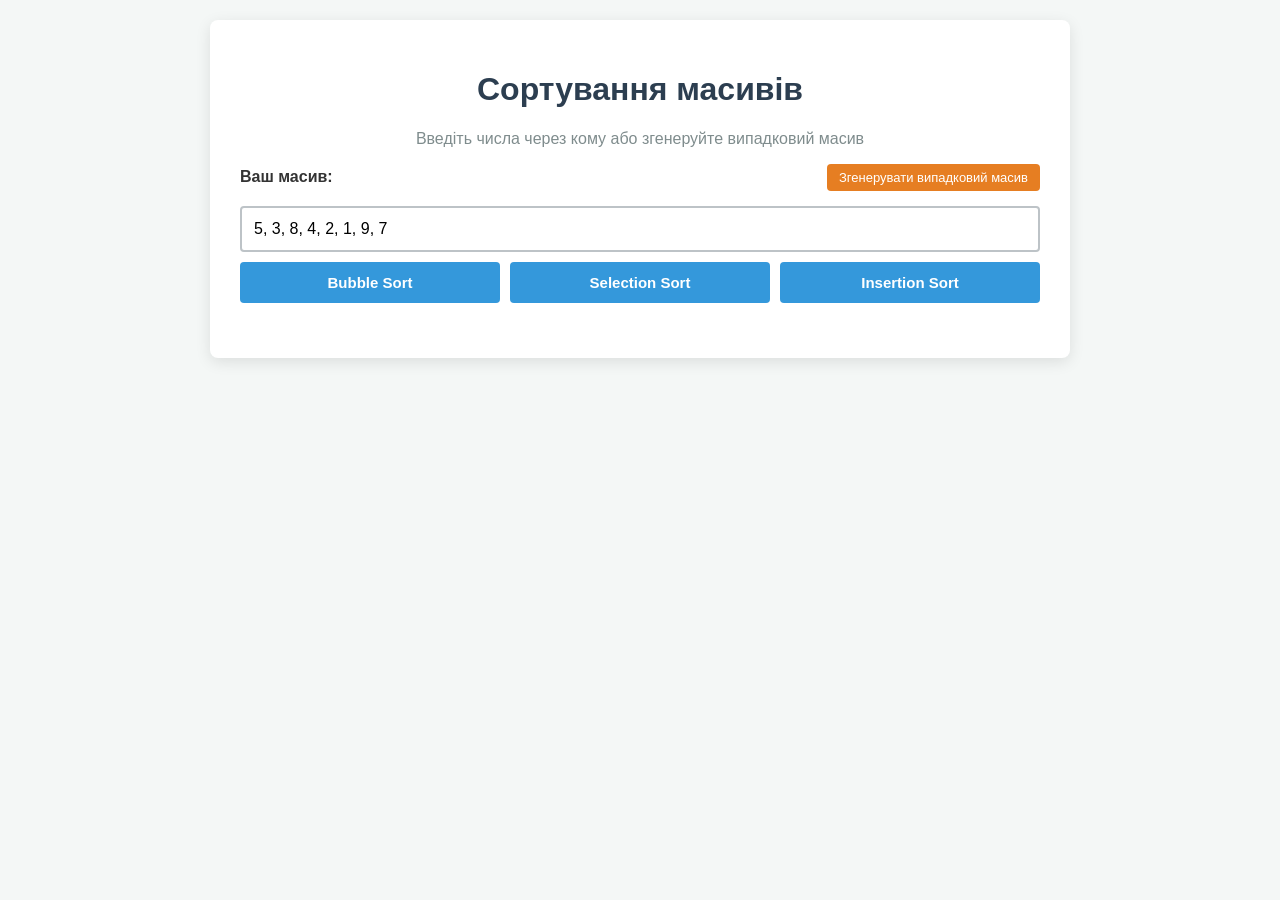
<file: algoSort/index.html>
<!DOCTYPE html>
<html lang="uk">
<head>
    <meta charset="UTF-8">
    <meta name="viewport" content="width=device-width, initial-scale=1.0">
    <title>Візуалізатор Алгоритмів Сортування</title>
    <link rel="stylesheet" href="style.css">
</head>
<body>

<div class="container">
    <h1>Сортування масивів</h1>
    <p class="subtitle">Введіть числа через кому або згенеруйте випадковий масив</p>

    <div class="input-section">
        <div class="generator-controls">
            <label for="arrayInput"><strong>Ваш масив:</strong></label>
            <button onclick="generateRandomArray()" class="btn-secondary">Згенерувати випадковий масив</button>
        </div>
        
        <input type="text" id="arrayInput" value="5, 3, 8, 4, 2, 1, 9, 7">
        
        <div class="buttons-grid">
            <button onclick="runSort('bubble')">Bubble Sort</button>
            <button onclick="runSort('selection')">Selection Sort</button>
            <button onclick="runSort('insertion')">Insertion Sort</button>
        </div>
    </div>

    <div id="resultContainer" class="result-box" style="display: none;">
        <h3 id="algorithmName">Алгоритм</h3>
        <p><strong>Початковий масив:</strong> <span id="initialArray"></span></p>
        <p><strong>Відсортований масив:</strong> <span id="sortedArray" class="success-text"></span></p>
        <p><strong>Лог виконання (покроково):</strong></p>
        <div id="stepsLog" class="steps"></div>
    </div>
</div>

<script src="script.js"></script>
</body>
</html>
</file>
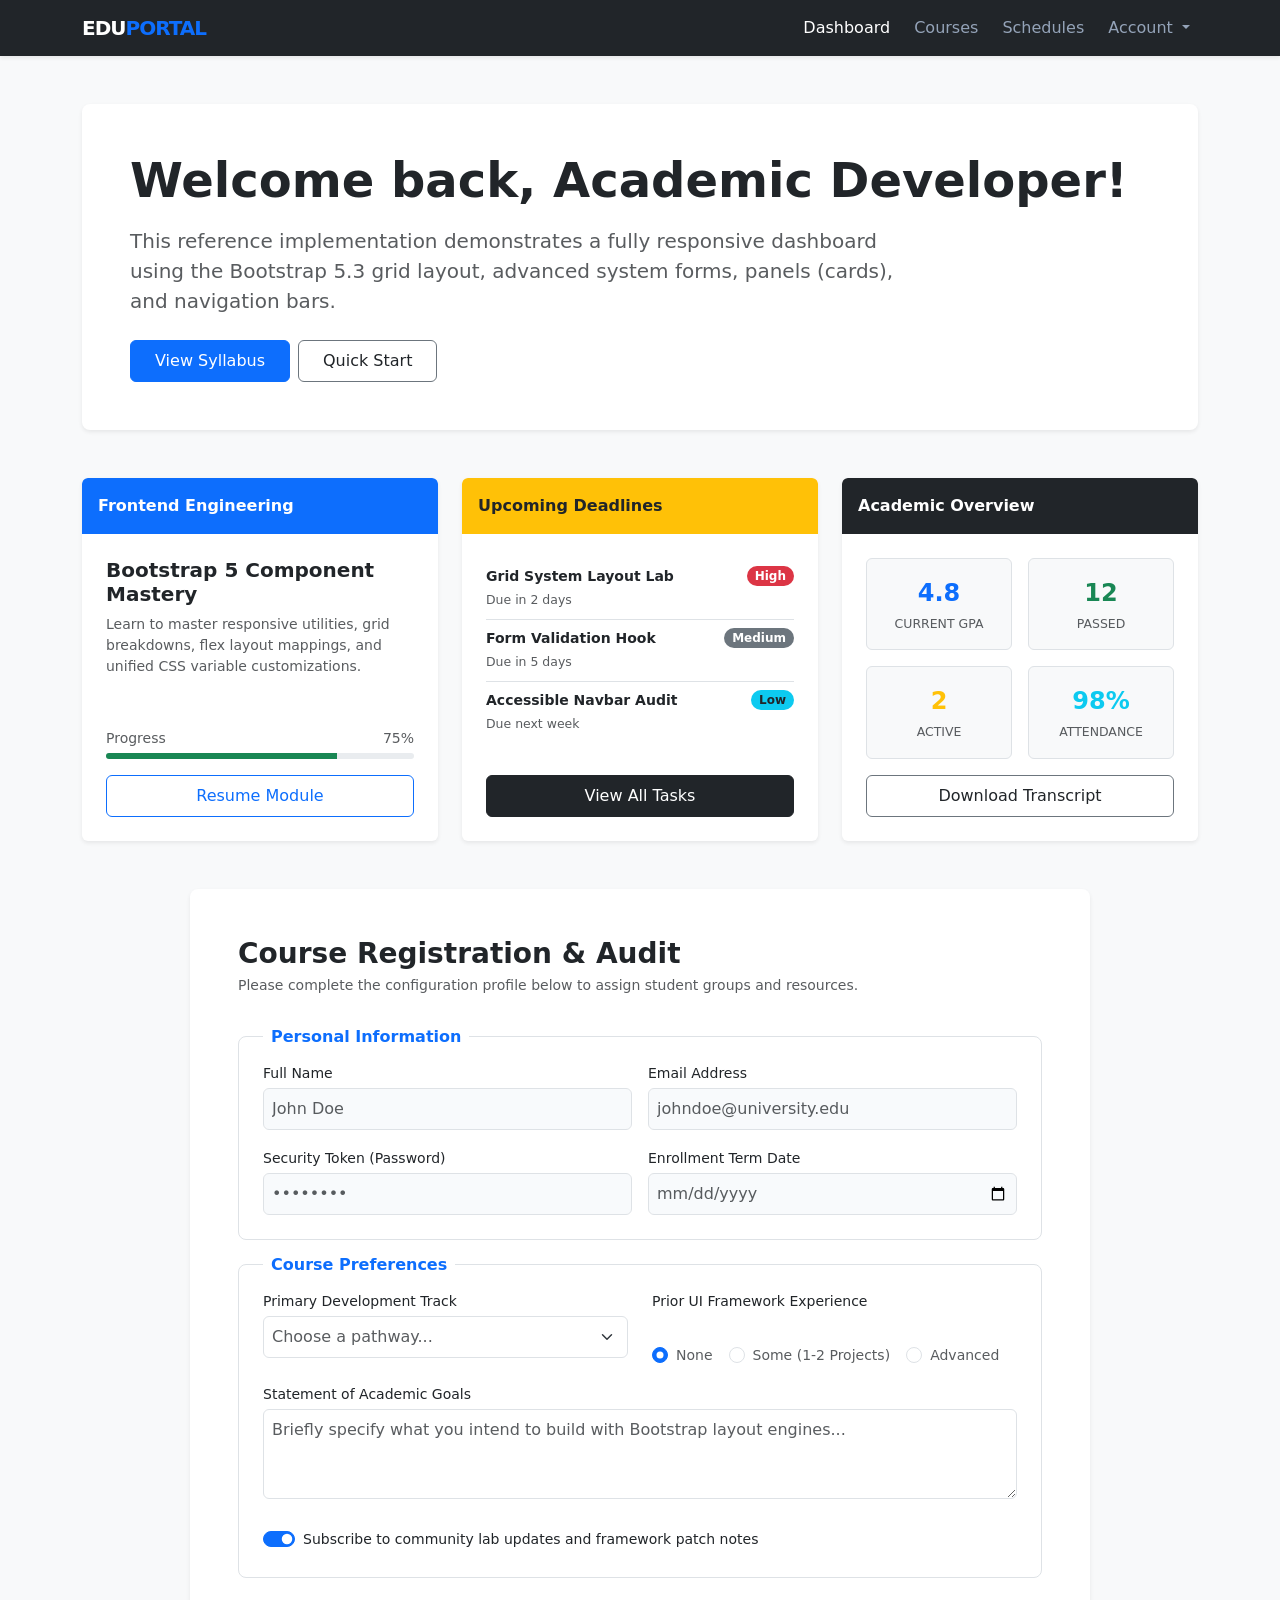
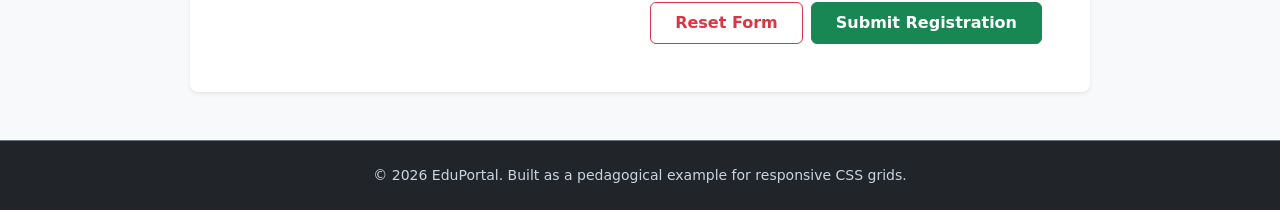
<file: bootstrap-design/index.html>
<!DOCTYPE html>
<html lang="uk">
<head>
    <meta charset="UTF-8">
    <meta name="viewport" content="width=device-width, initial-scale=1.0">
    <title>EduPortal Dashboard</title>
    <link href="https://cdn.jsdelivr.net/npm/bootstrap@5.3.3/dist/css/bootstrap.min.css" rel="stylesheet">
    <link rel="stylesheet" href="style.css">
</head>
<body class="bg-light d-flex flex-column min-vh-100">

    <nav class="navbar navbar-expand-md navbar-dark bg-dark shadow-sm">
        <div class="container">
            <a class="navbar-brand fw-bold tracking-tight text-white" href="#">EDU<span class="text-primary">PORTAL</span></a>
            <button class="navbar-toggler" type="button" data-bs-toggle="collapse" data-bs-target="#topNavbar" aria-controls="topNavbar" aria-expanded="false" aria-label="Toggle navigation">
                <span class="navbar-toggler-icon"></span>
            </button>
            <div class="collapse navbar-collapse justify-content-end" id="topNavbar">
                <ul class="navbar-nav gap-2">
                    <li class="nav-item"><a class="nav-link active text-white small" href="#">Dashboard</a></li>
                    <li class="nav-item"><a class="nav-link text-secondary-text small" href="#">Courses</a></li>
                    <li class="nav-item"><a class="nav-link text-secondary-text small" href="#">Schedules</a></li>
                    
                    <li class="nav-item dropdown">
                        <a class="nav-link text-secondary-text small dropdown-toggle" href="#" id="accountDropdown" role="button" data-bs-toggle="dropdown" aria-expanded="false">
                            Account
                        </a>
                        <ul class="dropdown-menu dropdown-menu-end bg-dark border-secondary shadow" aria-labelledby="accountDropdown">
                            <li><a class="dropdown-item text-white small" href="#">Profile</a></li>
                            <li><a class="dropdown-item text-white small" href="#">Settings</a></li>
                            <li><hr class="dropdown-divider border-secondary"></li>
                            <li><a class="dropdown-item text-danger small" href="#">Log Out</a></li>
                        </ul>
                    </li>
                </ul>
            </div>
        </div>
    </nav>

    <main class="container my-5 flex-grow-1">
        
        <section class="card border-0 shadow-sm p-4 p-md-5 mb-5 bg-white rounded-3">
            <h1 class="display-5 fw-bold text-dark mb-3">Welcome back, Academic Developer!</h1>
            <p class="text-muted fs-5 col-lg-9 p-0 mb-4">
                This reference implementation demonstrates a fully responsive dashboard using the Bootstrap 5.3 grid layout, advanced system forms, panels (cards), and navigation bars.
            </p>
            <div class="d-flex gap-2">
                <a href="#" class="btn btn-primary px-4 py-2 fw-medium">View Syllabus</a>
                <a href="#" class="btn btn-outline-secondary px-4 py-2 fw-medium text-dark bg-white">Quick Start</a>
            </div>
        </section>

        <div class="row g-4 mb-5">
            
            <div class="col-12 col-md-6 col-lg-4">
                <div class="card h-100 border-0 shadow-sm overflow-hidden">
                    <div class="card-header bg-primary text-white py-3 fw-bold">Frontend Engineering</div>
                    <div class="card-body p-4 d-flex flex-column justify-content-between">
                        <div>
                            <h3 class="h5 fw-bold text-dark mb-2">Bootstrap 5 Component Mastery</h3>
                            <p class="text-muted small lh-base mb-4">Learn to master responsive utilities, grid breakdowns, flex layout mappings, and unified CSS variable customizations.</p>
                        </div>
                        <div>
                            <div class="d-flex justify-content-between text-muted small mb-1">
                                <span>Progress</span>
                                <span>75%</span>
                            </div>
                            <div class="progress mb-3" style="height: 6px;">
                                <div class="progress-bar bg-success" style="width: 75%"></div>
                            </div>
                            <a href="#" class="btn btn-outline-primary w-100 py-2 small fw-medium bg-white">Resume Module</a>
                        </div>
                    </div>
                </div>
            </div>

            <div class="col-12 col-md-6 col-lg-4">
                <div class="card h-100 border-0 shadow-sm overflow-hidden">
                    <div class="card-header bg-warning text-dark py-3 fw-bold">Upcoming Deadlines</div>
                    <div class="card-body p-4 d-flex flex-column justify-content-between">
                        <ul class="list-group list-group-flush w-100">
                            <li class="list-group-item px-0 py-2 d-flex justify-content-between align-items-start border-0 border-bottom">
                                <div>
                                    <div class="fw-bold text-dark small">Grid System Layout Lab</div>
                                    <span class="text-muted text-mini">Due in 2 days</span>
                                </div>
                                <span class="badge bg-danger rounded-pill px-2">High</span>
                            </li>
                            <li class="list-group-item px-0 py-2 d-flex justify-content-between align-items-start border-0 border-bottom">
                                <div>
                                    <div class="fw-bold text-dark small">Form Validation Hook</div>
                                    <span class="text-muted text-mini">Due in 5 days</span>
                                </div>
                                <span class="badge bg-secondary rounded-pill px-2">Medium</span>
                            </li>
                            <li class="list-group-item px-0 py-2 d-flex justify-content-between align-items-start border-0">
                                <div>
                                    <div class="fw-bold text-dark small">Accessible Navbar Audit</div>
                                    <span class="text-muted text-mini">Due next week</span>
                                </div>
                                <span class="badge bg-info text-dark rounded-pill px-2">Low</span>
                            </li>
                        </ul>
                        <a href="#" class="btn btn-dark w-100 py-2 small fw-medium mt-3">View All Tasks</a>
                    </div>
                </div>
            </div>

            <div class="col-12 col-lg-4">
                <div class="card h-100 border-0 shadow-sm overflow-hidden">
                    <div class="card-header bg-dark text-white py-3 fw-bold">Academic Overview</div>
                    <div class="card-body p-4 d-flex flex-column justify-content-between">
                        <div class="row g-3 text-center mb-3">
                            <div class="col-6">
                                <div class="bg-light p-3 border rounded-2">
                                    <div class="fs-4 fw-bold text-primary">4.8</div>
                                    <div class="text-muted text-mini text-uppercase fw-medium mt-1">Current GPA</div>
                                </div>
                            </div>
                            <div class="col-6">
                                <div class="bg-light p-3 border rounded-2">
                                    <div class="fs-4 fw-bold text-success">12</div>
                                    <div class="text-muted text-mini text-uppercase fw-medium mt-1">Passed</div>
                                </div>
                            </div>
                            <div class="col-6">
                                <div class="bg-light p-3 border rounded-2">
                                    <div class="fs-4 fw-bold text-warning">2</div>
                                    <div class="text-muted text-mini text-uppercase fw-medium mt-1">Active</div>
                                </div>
                            </div>
                            <div class="col-6">
                                <div class="bg-light p-3 border rounded-2">
                                    <div class="fs-4 fw-bold text-info">98%</div>
                                    <div class="text-muted text-mini text-uppercase fw-medium mt-1">Attendance</div>
                                </div>
                            </div>
                        </div>
                        <a href="#" class="btn btn-outline-secondary text-dark bg-white w-100 py-2 small fw-medium">Download Transcript</a>
                    </div>
                </div>
            </div>

        </div>

        <section class="card border-0 shadow-sm p-4 p-md-5 bg-white rounded-3 mx-auto" style="max-width: 900px;">
            <div class="mb-4">
                <h2 class="h3 fw-bold text-dark mb-1">Course Registration & Audit</h2>
                <p class="text-muted small">Please complete the configuration profile below to assign student groups and resources.</p>
            </div>
            
            <form>
                <fieldset class="border rounded-3 p-4 mb-4 position-relative pt-4 bg-white">
                    <legend class="float-none w-auto px-2 fs-6 fw-bold text-primary position-absolute top-0 start-0 translate-middle-y ms-4 bg-white">Personal Information</legend>
                    
                    <div class="row g-3">
                        <div class="col-12 col-md-6">
                            <label class="form-label text-dark small fw-medium mb-1">Full Name</label>
                            <input type="text" class="form-content-input form-control p-2 small text-muted" value="John Doe">
                        </div>
                        <div class="col-12 col-md-6">
                            <label class="form-label text-dark small fw-medium mb-1">Email Address</label>
                            <input type="email" class="form-content-input form-control p-2 small text-muted" value="johndoe@university.edu">
                        </div>
                        <div class="col-12 col-md-6">
                            <label class="form-label text-dark small fw-medium mb-1">Security Token (Password)</label>
                            <input type="password" class="form-content-input form-control p-2 small text-muted" value="********">
                        </div>
                        <div class="col-12 col-md-6">
                            <label class="form-label text-dark small fw-medium mb-1">Enrollment Term Date</label>
                            <input type="date" class="form-content-input form-control p-2 small text-muted">
                        </div>
                    </div>
                </fieldset>

                <fieldset class="border rounded-3 p-4 mb-4 position-relative pt-4 bg-white">
                    <legend class="float-none w-auto px-2 fs-6 fw-bold text-primary position-absolute top-0 start-0 translate-middle-y ms-4 bg-white">Course Preferences</legend>
                    
                    <div class="row g-4">
                        <div class="col-12 col-md-6">
                            <label class="form-label text-dark small fw-medium mb-1">Primary Development Track</label>
                            <select class="form-select p-2 small text-muted">
                                <option selected>Choose a pathway...</option>
                                <option value="1">Frontend Development</option>
                                <option value="2">Backend Engineering</option>
                                <option value="3">Data Science</option>
                            </select>
                        </div>
                        <div class="col-12 col-md-6">
                            <label class="form-label text-dark small fw-medium mb-1">Prior UI Framework Experience</label>
                            <div class="d-flex flex-wrap gap-3 mt-1 align-items-center h-100 pt-1">
                                <div class="form-check">
                                    <input class="form-check-input" type="radio" name="xp" id="xpNone" checked>
                                    <label class="form-check-label text-muted small" for="xpNone">None</label>
                                </div>
                                <div class="form-check">
                                    <input class="form-check-input" type="radio" name="xp" id="xpSome">
                                    <label class="form-check-label text-muted small" for="xpSome">Some (1-2 Projects)</label>
                                </div>
                                <div class="form-check">
                                    <input class="form-check-input" type="radio" name="xp" id="xpAdvanced">
                                    <label class="form-check-label text-muted small" for="xpAdvanced">Advanced</label>
                                </div>
                            </div>
                        </div>
                        <div class="col-12">
                            <label class="form-label text-dark small fw-medium mb-1">Statement of Academic Goals</label>
                            <textarea class="form-control text-muted small p-2" rows="3" placeholder="Briefly specify what you intend to build with Bootstrap layout engines..."></textarea>
                        </div>
                        <div class="col-12">
                            <div class="form-check form-switch mt-1">
                                <input class="form-check-input" type="checkbox" id="switchLab" checked>
                                <label class="form-check-label text-dark small fw-medium" for="switchLab">Subscribe to community lab updates and framework patch notes</label>
                            </div>
                        </div>
                    </div>
                </fieldset>

                <div class="d-flex justify-content-end gap-2 mt-4">
                    <button type="reset" class="btn btn-outline-danger px-4 py-2 fw-semibold fs-6 bg-white">Reset Form</button>
                    <button type="submit" class="btn btn-success px-4 py-2 fw-semibold fs-6">Submit Registration</button>
                </div>
            </form>
        </section>

    </main>

    <footer class="bg-dark text-white-50 py-4 mt-auto border-top border-secondary">
        <div class="container text-center">
            <p class="mb-0 small">&copy; 2026 EduPortal. Built as a pedagogical example for responsive CSS grids.</p>
        </div>
    </footer>

    <script src="https://cdn.jsdelivr.net/npm/bootstrap@5.3.3/dist/js/bootstrap.bundle.min.js"></script>
</body>
</html>
</file>
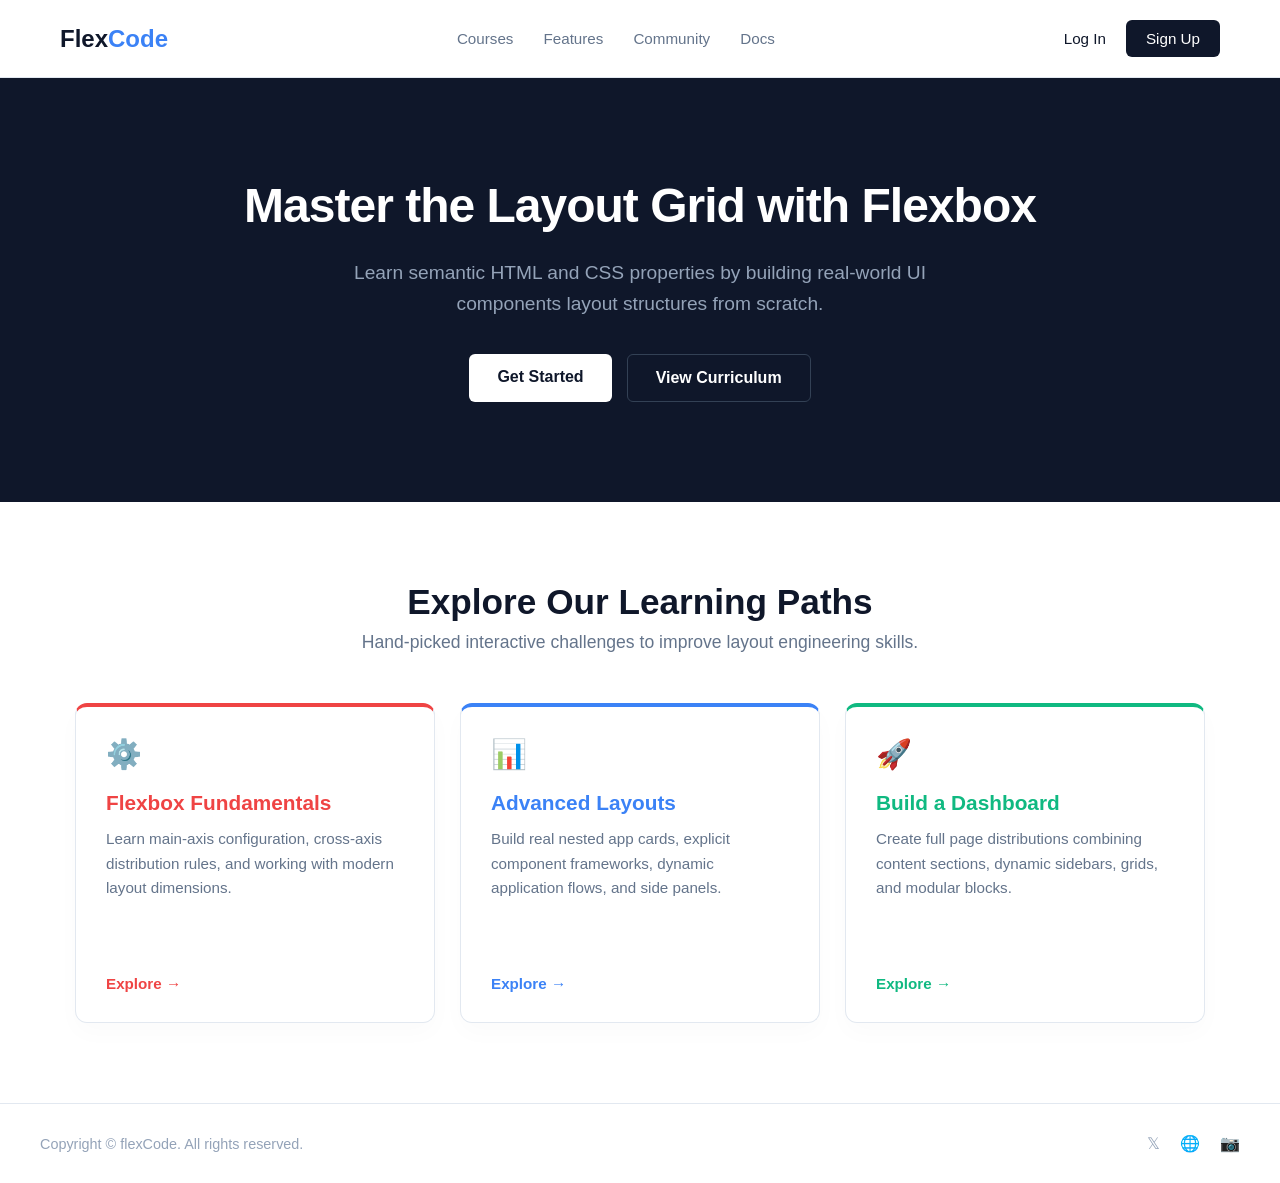
<file: flex-design/index.html>
<!DOCTYPE html>
<html lang="uk">
<head>
    <meta charset="UTF-8">
    <meta name="viewport" content="width=device-width, initial-scale=1.0">
    <title>FlexCode - Master the Layout Grid with Flexbox</title>
    <link rel="stylesheet" href="style.css">
</head>
<body>

    <header class="main-header">
        <div class="header-container">
            <div class="logo">Flex<span>Code</span></div>
            <nav class="nav-menu">
                <ul>
                    <li><a href="#">Courses</a></li>
                    <li><a href="#">Features</a></li>
                    <li><a href="#">Community</a></li>
                    <li><a href="#">Docs</a></li>
                </ul>
            </nav>
            <div class="auth-buttons">
                <a href="#" class="btn-login">Log In</a>
                <a href="#" class="btn-signup">Sign Up</a>
            </div>
        </div>
    </header>

    <section class="hero">
        <div class="hero-container">
            <h1>Master the Layout Grid with Flexbox</h1>
            <p>Learn semantic HTML and CSS properties by building real-world UI components layout structures from scratch.</p>
            <div class="hero-cta">
                <a href="#" class="btn-primary">Get Started</a>
                <a href="#" class="btn-secondary">View Curriculum</a>
            </div>
        </div>
    </section>

    <section class="paths">
        <div class="paths-container">
            <h2>Explore Our Learning Paths</h2>
            <p class="section-subtitle">Hand-picked interactive challenges to improve layout engineering skills.</p>
            
            <div class="cards-grid">
                <div class="path-card card-red">
                    <div class="card-content">
                        <div class="card-icon">⚙️</div>
                        <h3>Flexbox Fundamentals</h3>
                        <p>Learn main-axis configuration, cross-axis distribution rules, and working with modern layout dimensions.</p>
                    </div>
                    <a href="#" class="card-link">Explore →</a>
                </div>

                <div class="path-card card-blue">
                    <div class="card-content">
                        <div class="card-icon">📊</div>
                        <h3>Advanced Layouts</h3>
                        <p>Build real nested app cards, explicit component frameworks, dynamic application flows, and side panels.</p>
                    </div>
                    <a href="#" class="card-link">Explore →</a>
                </div>

                <div class="path-card card-green">
                    <div class="card-content">
                        <div class="card-icon">🚀</div>
                        <h3>Build a Dashboard</h3>
                        <p>Create full page distributions combining content sections, dynamic sidebars, grids, and modular blocks.</p>
                    </div>
                    <a href="#" class="card-link">Explore →</a>
                </div>
            </div>
        </div>
    </section>

    <footer class="main-footer">
        <div class="footer-container">
            <p class="copyright">Copyright © flexCode. All rights reserved.</p>
            <div class="footer-icons">
                <span>𝕏</span>
                <span>🌐</span>
                <span>📷</span>
            </div>
        </div>
    </footer>

</body>
</html>
</file>
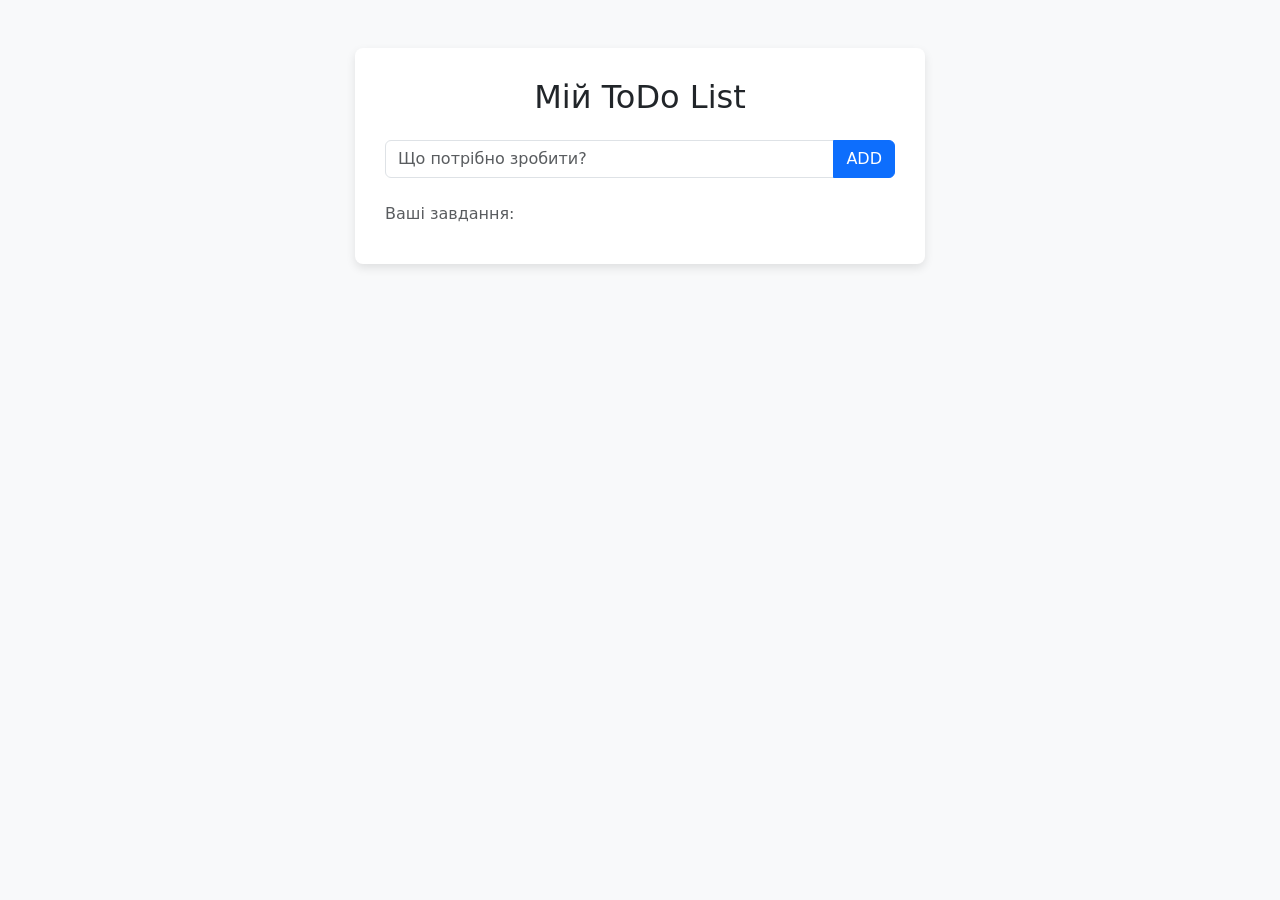
<file: todolist/index.html>
<!DOCTYPE html>
<html lang="uk">
<head>
    <meta charset="UTF-8">
    <title>ToDo List</title>
    <link href="https://cdn.jsdelivr.net/npm/bootstrap@5.3.3/dist/css/bootstrap.min.css" rel="stylesheet">
    <link rel="stylesheet" href="style.css">
</head>
<body>

<div class="container mt-5">
    <div class="row justify-content-center">
        <div class="col-md-6 todo-container">
            
            <h2 class="text-center mb-4">Мій ToDo List</h2>
            
            <div class="input-group mb-4">
                <input type="text" id="taskInput" class="form-control" placeholder="Що потрібно зробити?">
                <button class="btn btn-primary" id="addButton">ADD</button>
            </div>

            <fieldset>
                <legend class="fs-6 text-muted">Ваші завдання:</legend>
                <ul id="taskListUI" class="list-group">
                    </ul>
            </fieldset>

        </div>
    </div>
</div>

<script src="script.js"></script>
</body>
</html>
</file>
<file: algoSort/style.css>
body {
    font-family: 'Segoe UI', Tahoma, Geneva, Verdana, sans-serif;
    background-color: #f4f7f6;
    color: #333;
    margin: 0;
    padding: 20px;
}

.container {
    max-width: 800px;
    margin: 0 auto;
    background: white;
    padding: 30px;
    border-radius: 8px;
    box-shadow: 0 4px 15px rgba(0,0,0,0.1);
}

h1, h2 {
    text-align: center;
    color: #2c3e50;
}

.subtitle {
    text-align: center; 
    color: #7f8c8d;
}

.input-section {
    margin-bottom: 25px;
    display: flex;
    flex-direction: column;
    gap: 10px;
}

.generator-controls {
    display: flex;
    justify-content: space-between;
    align-items: center;
    margin-bottom: 5px;
}

input[type="text"] {
    padding: 12px;
    font-size: 16px;
    border: 2px solid #bdc3c7;
    border-radius: 4px;
    transition: border-color 0.3s;
}

input[type="text"]:focus {
    border-color: #3498db;
    outline: none;
}

.buttons-grid {
    display: grid;
    grid-template-columns: repeat(3, 1fr);
    gap: 10px;
}

button {
    padding: 12px;
    font-size: 15px;
    background-color: #3498db;
    color: white;
    border: none;
    border-radius: 4px;
    cursor: pointer;
    font-weight: bold;
    transition: background 0.2s;
}

button:hover {
    background-color: #2980b9;
}

.btn-secondary {
    padding: 6px 12px;
    font-size: 13px;
    background-color: #e67e22;
    color: white;
    border: none;
    border-radius: 4px;
    cursor: pointer;
    font-weight: normal;
    transition: background 0.2s;
}

.btn-secondary:hover {
    background-color: #d35400;
}

.result-box {
    margin-top: 25px;
    padding: 20px;
    background-color: #ecf0f1;
    border-left: 5px solid #2ecc71;
    border-radius: 4px;
}

.success-text {
    color: #27ae60; 
    font-weight: bold;
}

.steps {
    max-height: 250px;
    overflow-y: auto;
    background: #2c3e50;
    color: #ecf0f1;
    padding: 15px;
    border-radius: 4px;
    font-family: monospace;
    font-size: 14px;
    margin-top: 10px;
}

.step-line {
    margin-bottom: 5px;
    border-bottom: 1px solid #34495e;
    padding-bottom: 5px;
}
</file>
<file: bootstrap-design/style.css>
.navbar .navbar-nav .text-secondary-text {
    color: #94a3b8;
}

.text-mini {
    font-size: 0.78rem;
}

.tracking-tight {
    letter-spacing: -1px;
}

form .form-content-input {
    background-color: #f8fafc;
}

form .form-content-input:focus, 
form textarea:focus, 
form .form-select:focus {
    background-color: #ffffff;
    border-color: #3b82f6;
    box-shadow: 0 0 0 0.25rem rgba(59, 130, 246, 0.15);
}

fieldset legend.fs-6 {
    font-size: 0.9rem;
}

.card .card-header {
    border-bottom: none;
}

.card .list-group-item {
    background: transparent;
}

.dropdown-menu .dropdown-item:hover {
    background-color: #343a40;
    color: #38bdf8;
}

.card {
    transition: transform 0.2s ease;
}

.card:hover {
    transform: translateY(-2px);
}

footer p.small {
    color: #cbd5e1;
}
</file>
<file: flex-design/style.css>
* {
    box-sizing: border-box;
    margin: 0;
    padding: 0;
    font-family: -apple-system, BlinkMacSystemFont, "Segoe UI", Roboto, sans-serif;
}

body {
    background-color: #ffffff;
    color: #334155;
    min-height: 100vh;
    display: flex;
    flex-direction: column;
}

.main-header {
    background-color: #ffffff;
    border-bottom: 1px solid #e2e8f0;
    position: sticky;
    top: 0;
    z-index: 100;
}

.header-container {
    max-width: 1200px;
    margin: 0 auto;
    padding: 20px;
    display: flex;
    justify-content: space-between;
    align-items: center;
}

.logo {
    font-size: 1.5rem;
    font-weight: 800;
    color: #0f172a;
}

.logo span {
    color: #3b82f6;
}

.nav-menu ul {
    list-style: none;
    display: flex;
    gap: 30px;
}

.nav-menu a {
    text-decoration: none;
    color: #64748b;
    font-weight: 500;
    font-size: 0.95rem;
    transition: color 0.2s;
}

.nav-menu a:hover {
    color: #0f172a;
}

.auth-buttons {
    display: flex;
    align-items: center;
    gap: 20px;
}

.btn-login {
    text-decoration: none;
    color: #0f172a;
    font-weight: 500;
    font-size: 0.95rem;
}

.btn-signup {
    text-decoration: none;
    background-color: #0f172a;
    color: #ffffff;
    padding: 10px 20px;
    border-radius: 6px;
    font-weight: 500;
    font-size: 0.95rem;
    transition: background-color 0.2s;
}

.btn-signup:hover {
    background-color: #1e293b;
}

.hero {
    background-color: #0f172a;
    color: #ffffff;
    padding: 100px 20px;
    text-align: center;
}

.hero-container {
    max-width: 800px;
    margin: 0 auto;
    display: flex;
    flex-direction: column;
    align-items: center;
    gap: 25px;
}

.hero h1 {
    font-size: 3rem;
    font-weight: 700;
    letter-spacing: -1px;
}

.hero p {
    color: #94a3b8;
    font-size: 1.2rem;
    line-height: 1.6;
    max-width: 650px;
}

.hero-cta {
    display: flex;
    gap: 15px;
    margin-top: 10px;
}

.btn-primary {
    text-decoration: none;
    background-color: #ffffff;
    color: #0f172a;
    padding: 14px 28px;
    border-radius: 6px;
    font-weight: 600;
    transition: background-color 0.2s;
}

.btn-primary:hover {
    background-color: #f1f5f9;
}

.btn-secondary {
    text-decoration: none;
    background-color: transparent;
    color: #ffffff;
    padding: 14px 28px;
    border-radius: 6px;
    font-weight: 600;
    border: 1px solid #334155;
    transition: background-color 0.2s;
}

.btn-secondary:hover {
    background-color: rgba(255, 255, 255, 0.05);
}

.paths {
    padding: 80px 20px;
    background-color: #ffffff;
}

.paths-container {
    max-width: 1200px;
    margin: 0 auto;
    text-align: center;
}

.paths h2 {
    font-size: 2.2rem;
    color: #0f172a;
    margin-bottom: 10px;
}

.section-subtitle {
    color: #64748b;
    font-size: 1.1rem;
    margin-bottom: 50px;
}

.cards-grid {
    display: flex;
    justify-content: center;
    gap: 25px;
    flex-wrap: wrap; 
}

.path-card {
    background-color: #ffffff;
    border: 1px solid #e2e8f0;
    border-radius: 12px;
    padding: 30px;
    width: 360px;
    text-align: left;
    box-shadow: 0 10px 25px rgba(0, 0, 0, 0.02);
    display: flex;
    flex-direction: column;
    justify-content: space-between;
    min-height: 320px;
    transition: transform 0.2s, box-shadow 0.2s;
}

.path-card:hover {
    transform: translateY(-5px);
    box-shadow: 0 15px 30px rgba(0, 0, 0, 0.05);
}

.card-red { border-top: 4px solid #ef4444; }
.card-blue { border-top: 4px solid #3b82f6; }
.card-green { border-top: 4px solid #10b981; }

.card-icon {
    font-size: 1.8rem;
    margin-bottom: 20px;
}

.path-card h3 {
    font-size: 1.3rem;
    color: #0f172a;
    margin-bottom: 12px;
}

.card-red h3 { color: #ef4444; }
.card-blue h3 { color: #3b82f6; }
.card-green h3 { color: #10b981; }

.path-card p {
    color: #64748b;
    font-size: 0.95rem;
    line-height: 1.6;
    margin-bottom: 25px;
}

.card-link {
    text-decoration: none;
    font-weight: 600;
    font-size: 0.95rem;
    transition: color 0.2s;
}

.card-red .card-link { color: #ef4444; }
.card-blue .card-link { color: #3b82f6; }
.card-green .card-link { color: #10b981; }

.main-footer {
    background-color: #ffffff;
    border-top: 1px solid #e2e8f0;
    padding: 30px 20px;
    margin-top: auto; 
}

.footer-container {
    max-width: 1200px;
    margin: 0 auto;
    display: flex;
    justify-content: space-between;
    align-items: center;
}

.copyright {
    color: #94a3b8;
    font-size: 0.9rem;
}

.footer-icons {
    display: flex;
    gap: 20px;
    color: #94a3b8;
    cursor: pointer;
}
</file>
<file: todolist/style.css>
body {
    background-color: #f8f9fa;
}

.todo-container {
    background: white;
    padding: 30px;
    border-radius: 8px;
    box-shadow: 0 4px 10px rgba(0,0,0,0.1);
}

.list-group-item {
    cursor: pointer;
}
</file>
